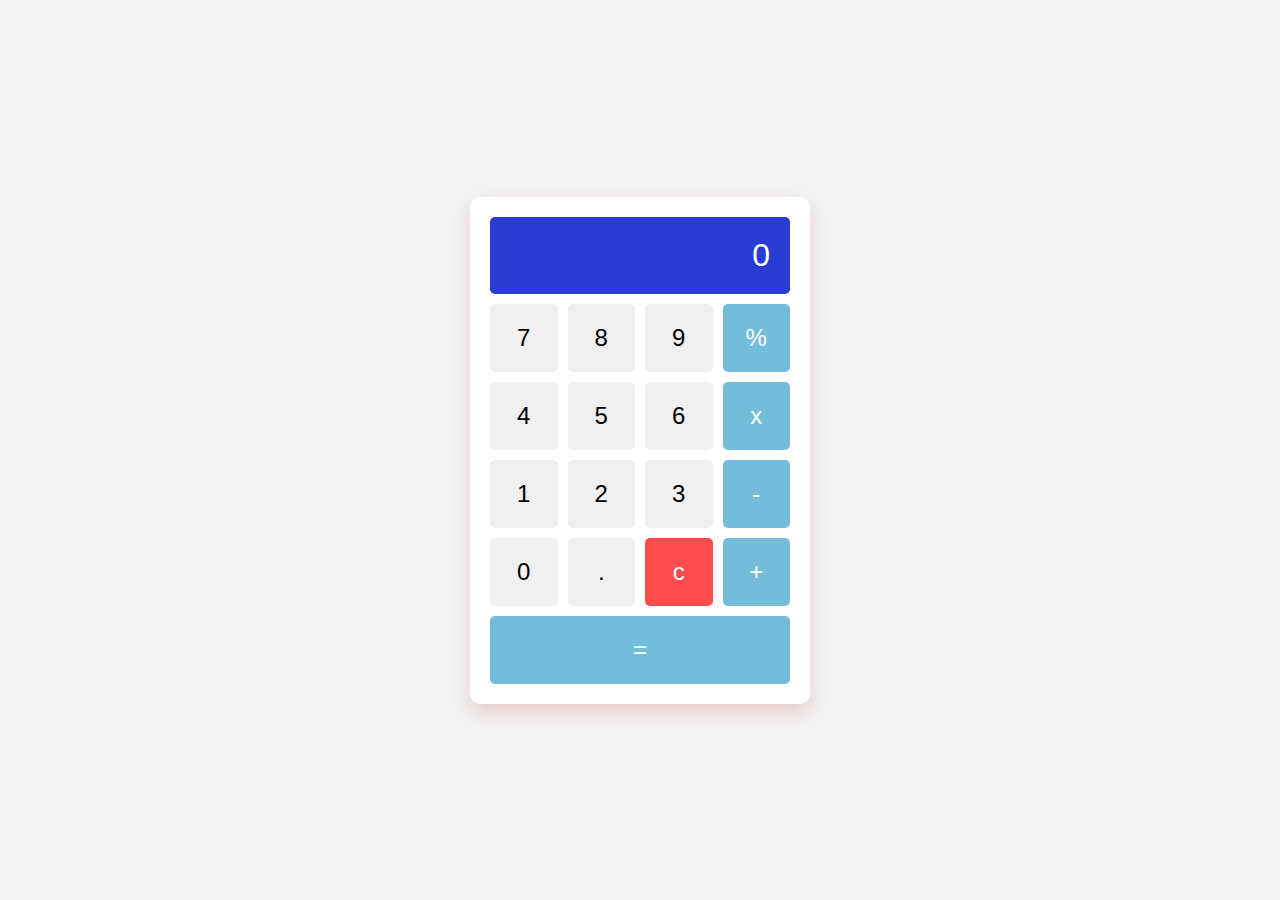
<file: index.html>
<!DOCTYPE html>
<html lang="en">
<head>
    <meta charset="UTF-8">
    <meta name="viewport" content="width=device-width, initial-scale=1.0">
    <title>Calculator</title>
    <link rel="stylesheet" href="styles.css">
</head>
<body>
    <div class="calculator">
        <div id="display" class="display">0</div>
        <div class="buttons">
            <button data-value="7">7</button>
            <button data-value="8">8</button>
            <button data-value="9">9</button>
            <button data-value="/"class="operator">%</button>
            <button data-value="4">4</button>
            <button data-value="5">5</button>
            <button data-value="6">6</button>
            <button data-value="*"class="operator">x</button>
            <button data-value="1">1</button>
            <button data-value="2">2</button>
            <button data-value="3">3</button>
            <button data-value="-"class="operator">-</button>
            <button data-value="0">0</button>
            <button data-value=".">.</button>
            <button id="clear">c</button>
            <button data-value="+"class="operator">+</button>
            <button id="equals">=</button>
        </div>
    </div>
    <script src="script.js"></script>
</body>
</html>
</file>
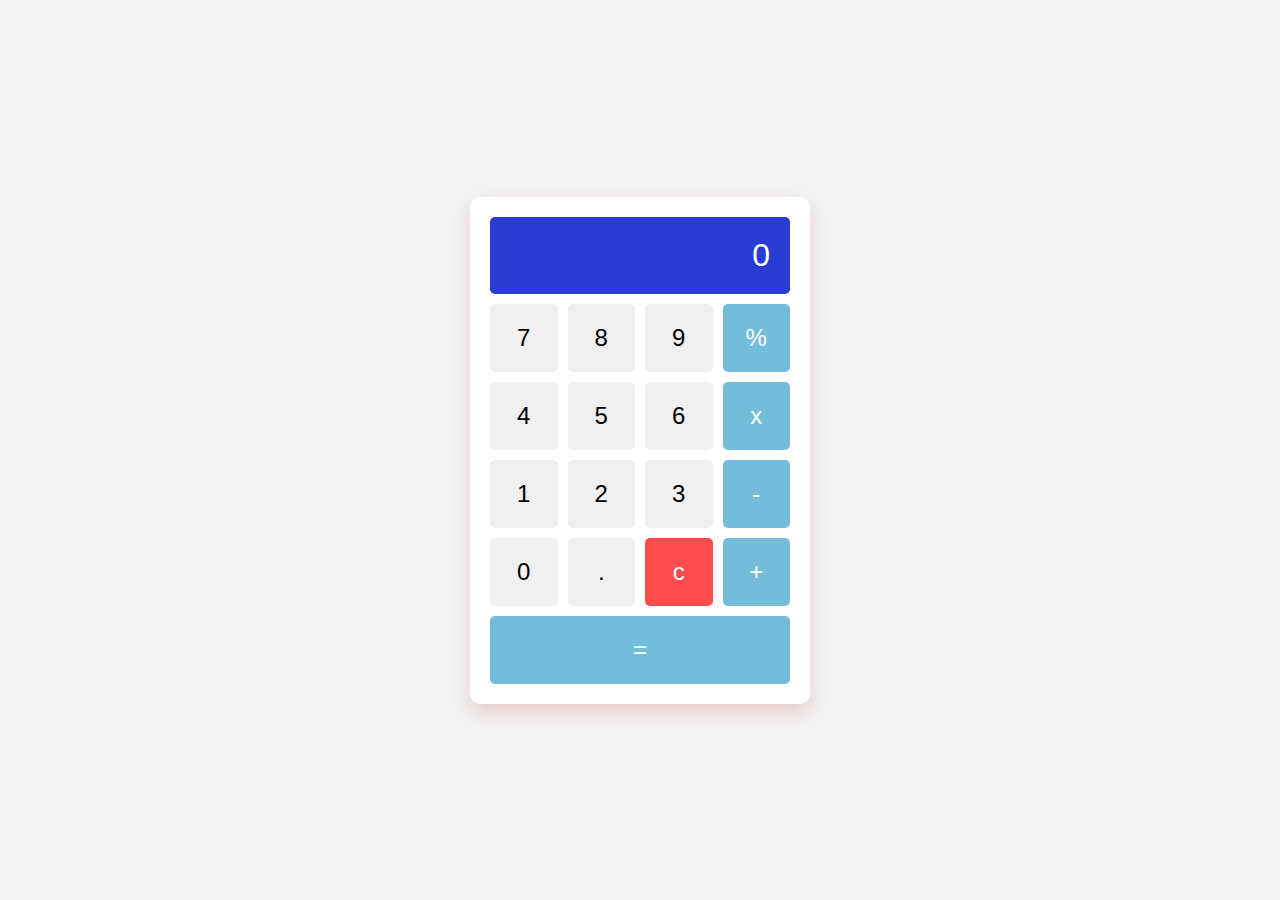
<file: OIBSIP/index.html>
<!DOCTYPE html>
<html lang="en">
<head>
    <meta charset="UTF-8">
    <meta name="viewport" content="width=device-width, initial-scale=1.0">
    <title>Calculator</title>
    <link rel="stylesheet" href="styles.css">
</head>
<body>
    <div class="calculator">
        <div id="display" class="display">0</div>
        <div class="buttons">
            <button data-value="7">7</button>
            <button data-value="8">8</button>
            <button data-value="9">9</button>
            <button data-value="/"class="operator">%</button>
            <button data-value="4">4</button>
            <button data-value="5">5</button>
            <button data-value="6">6</button>
            <button data-value="*"class="operator">x</button>
            <button data-value="1">1</button>
            <button data-value="2">2</button>
            <button data-value="3">3</button>
            <button data-value="-"class="operator">-</button>
            <button data-value="0">0</button>
            <button data-value=".">.</button>
            <button id="clear">c</button>
            <button data-value="+"class="operator">+</button>
            <button id="equals">=</button>
        </div>
    </div>
    <script src="script.js"></script>
</body>
</html>
</file>
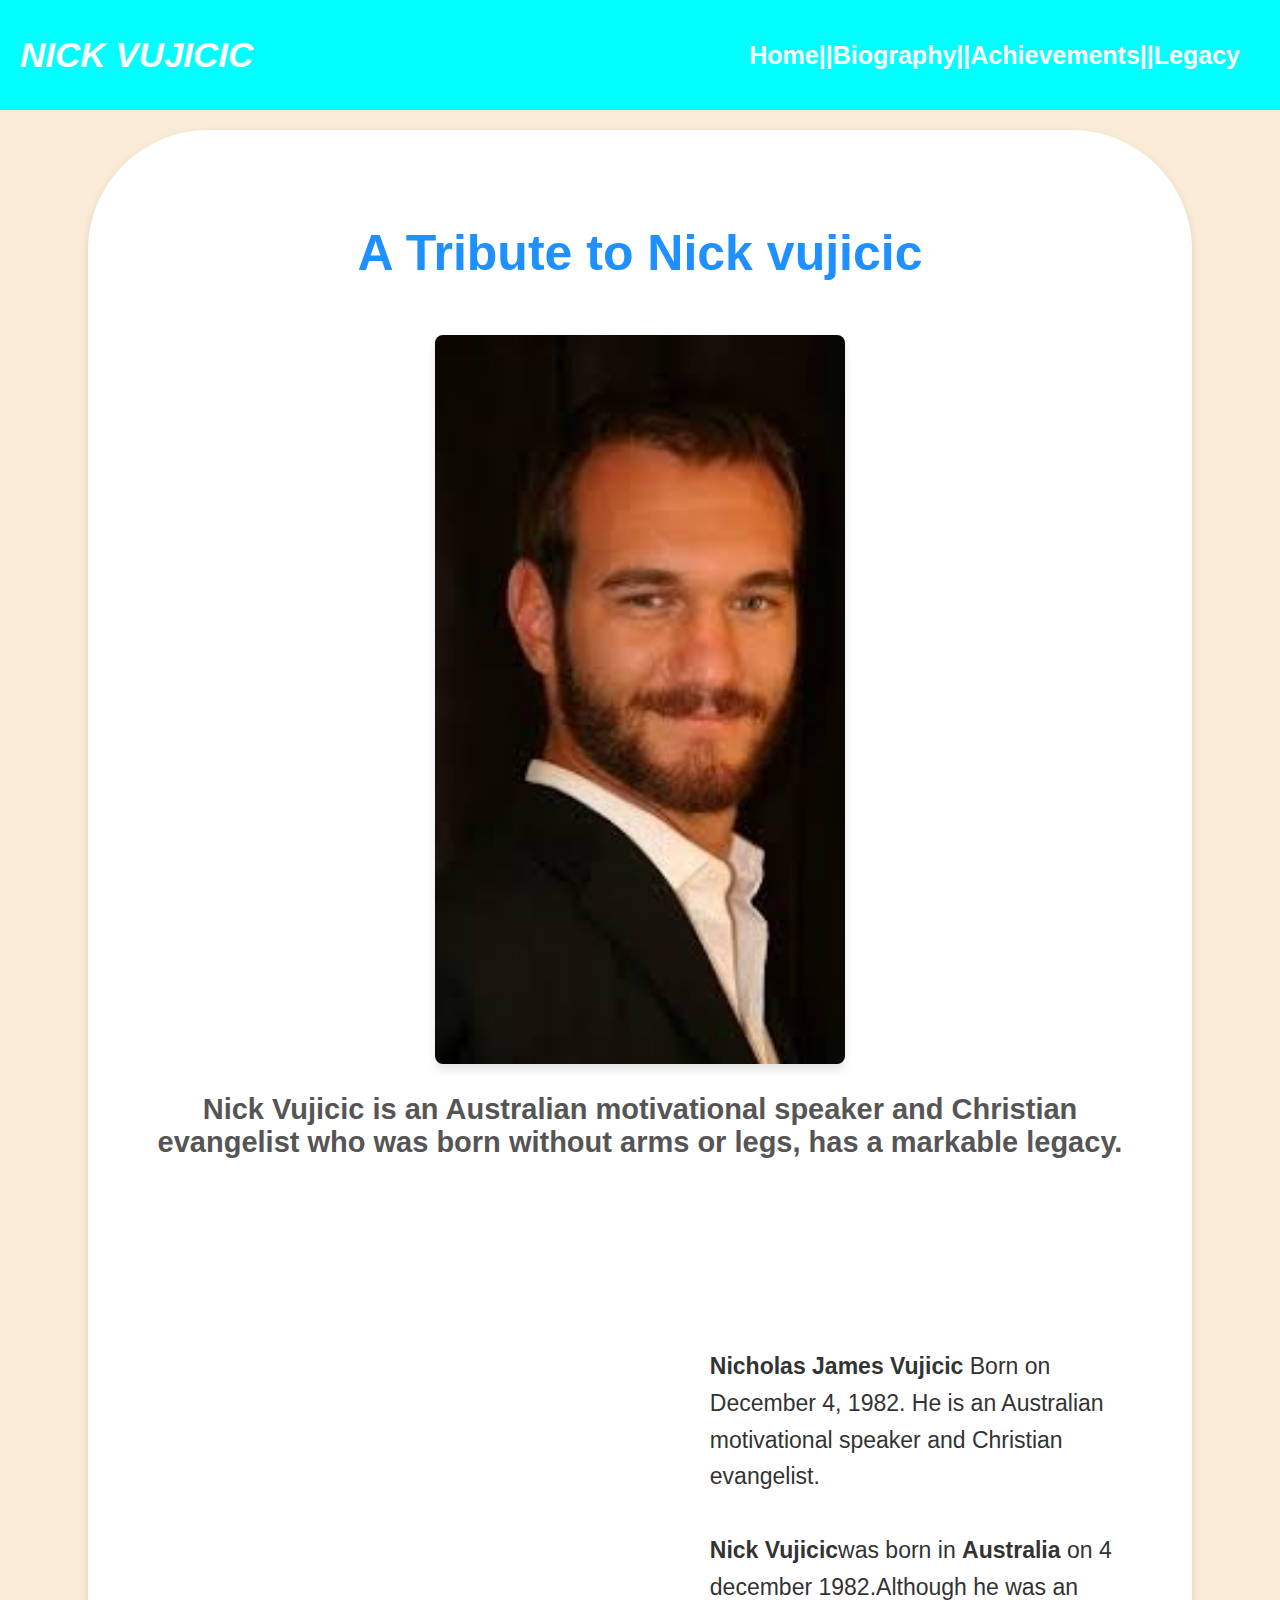
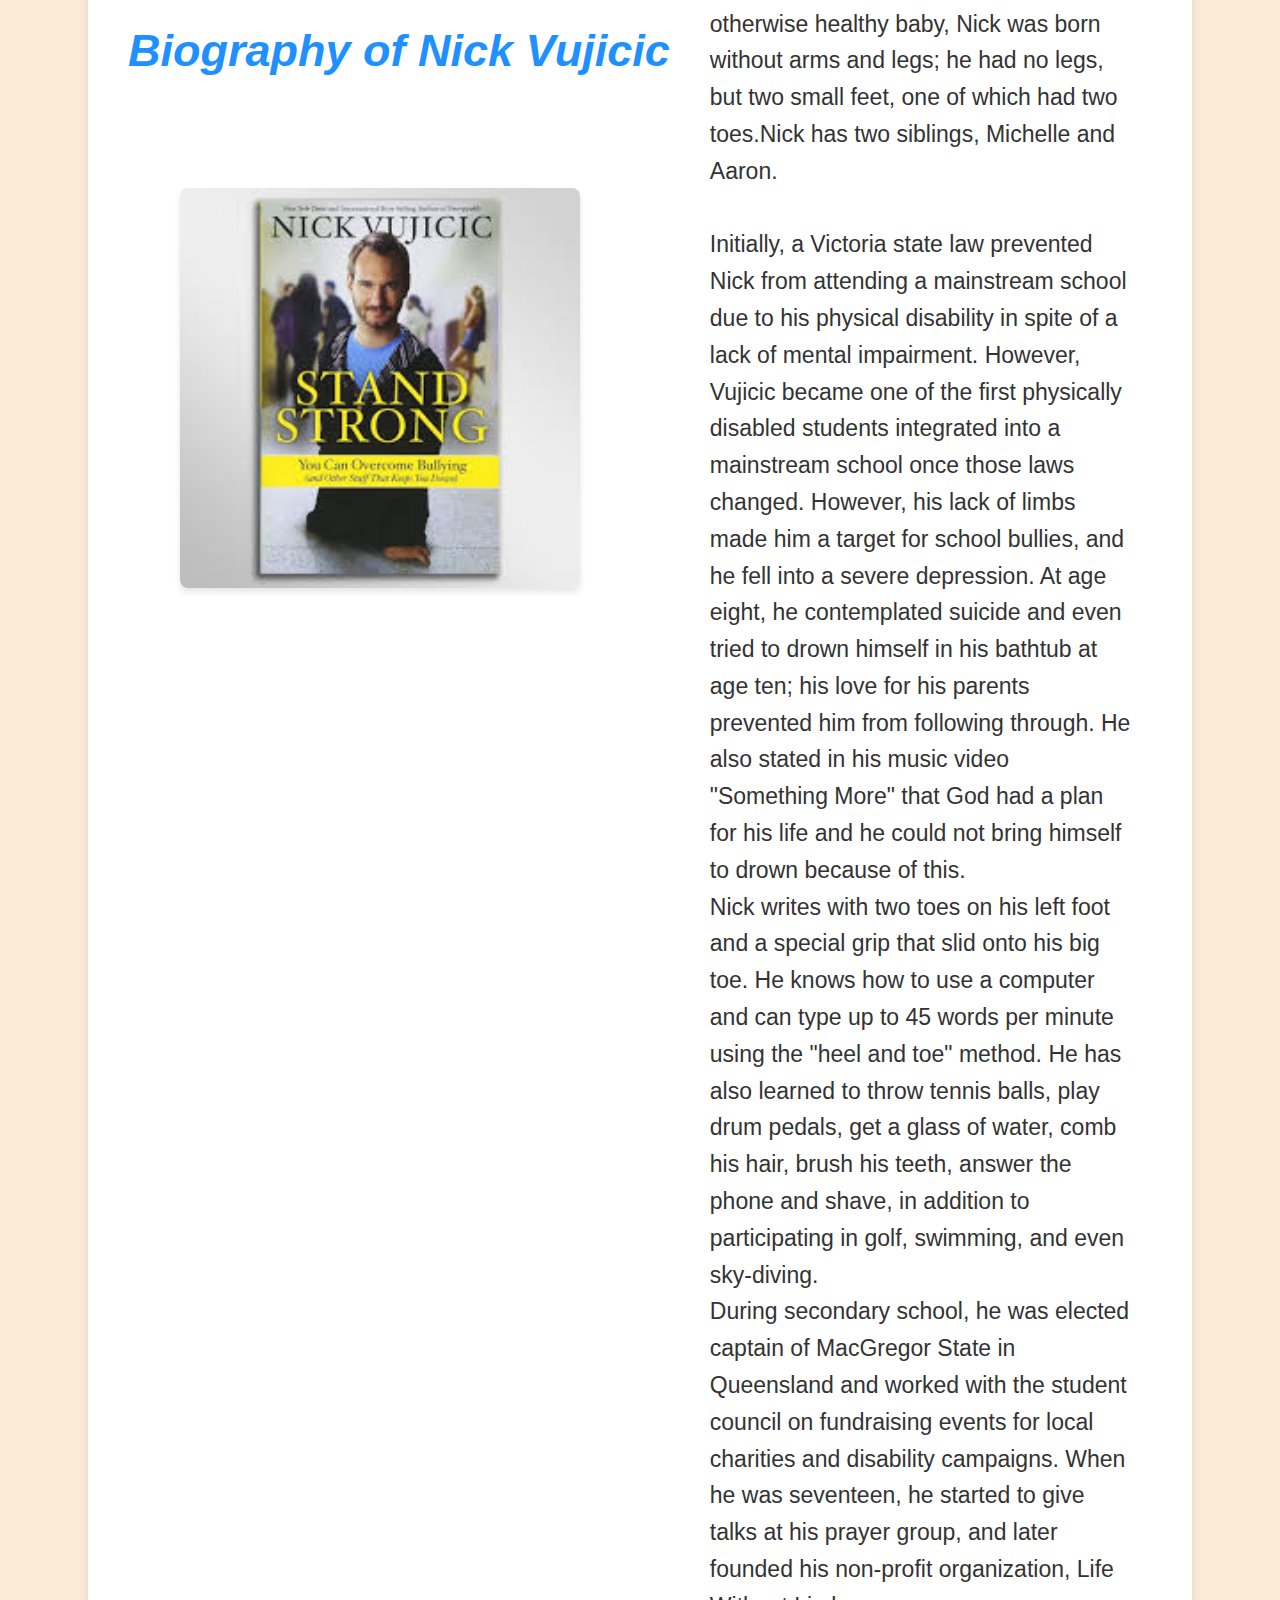
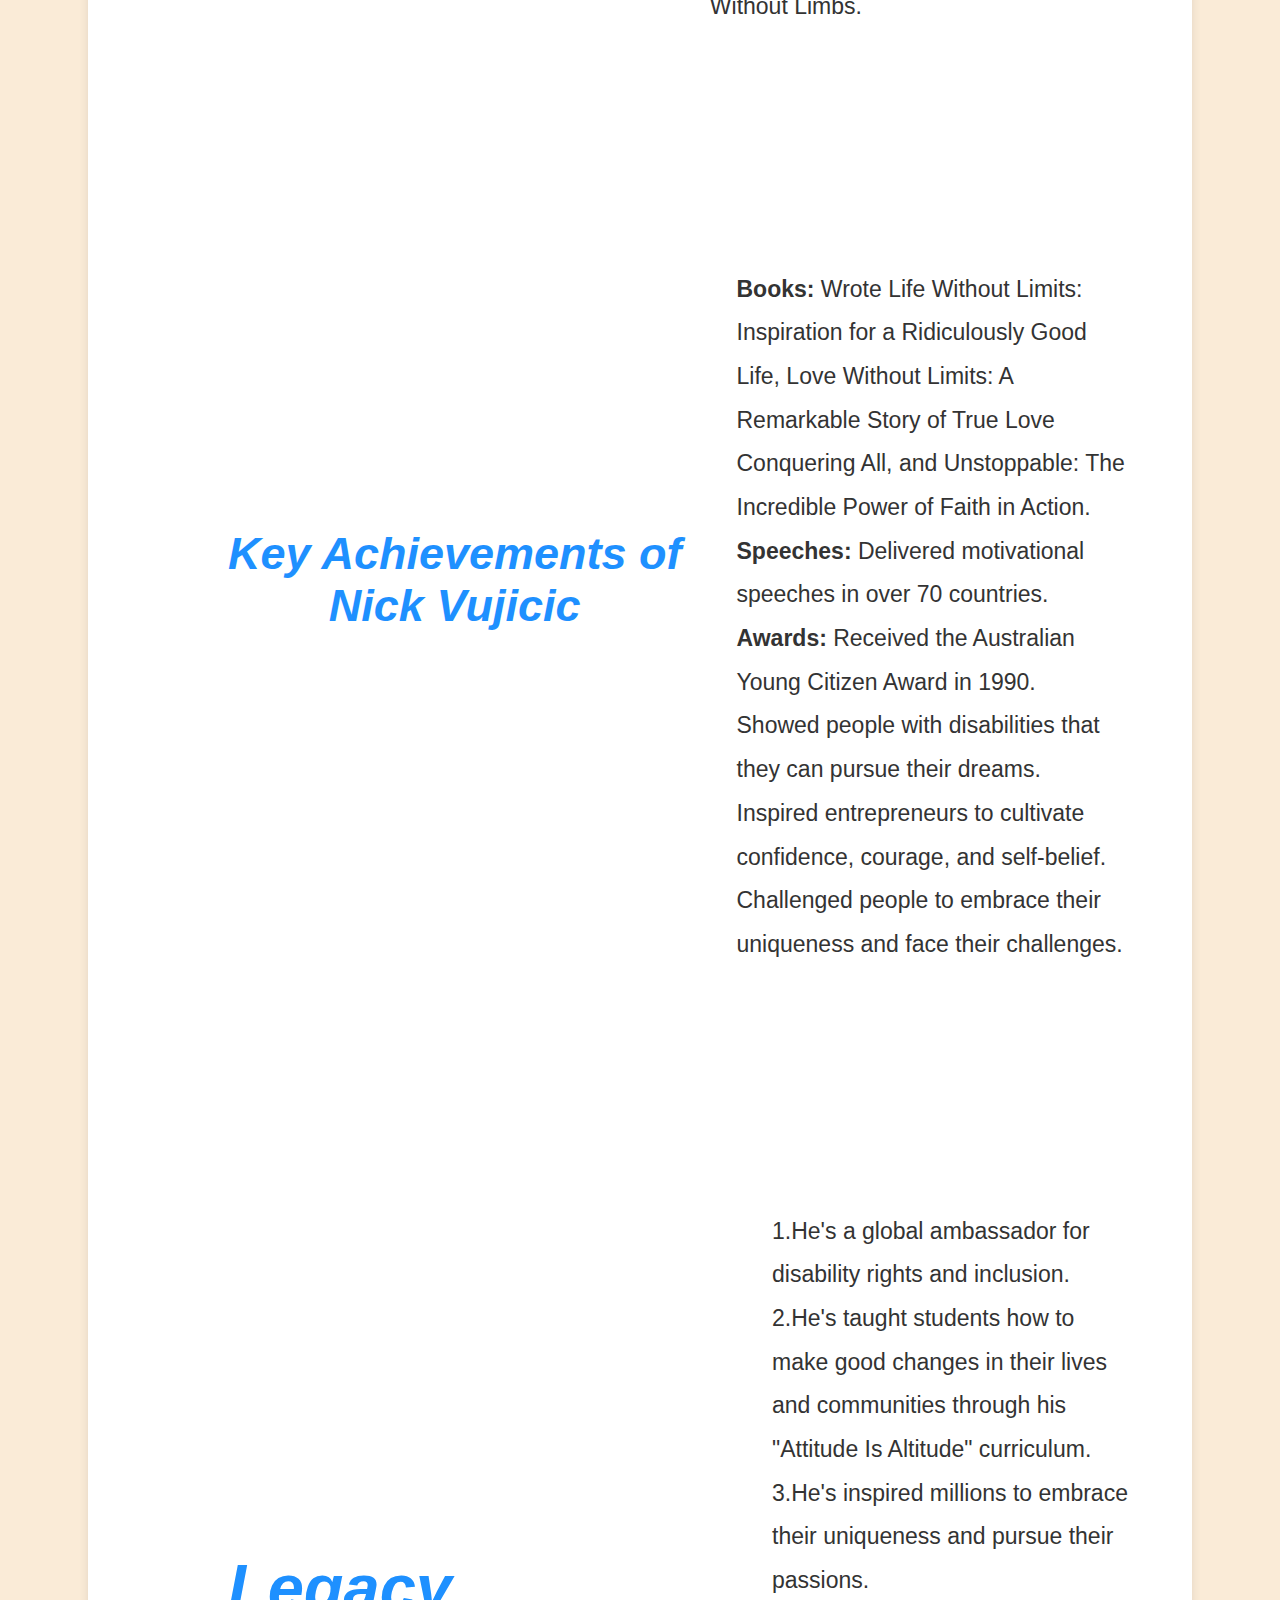
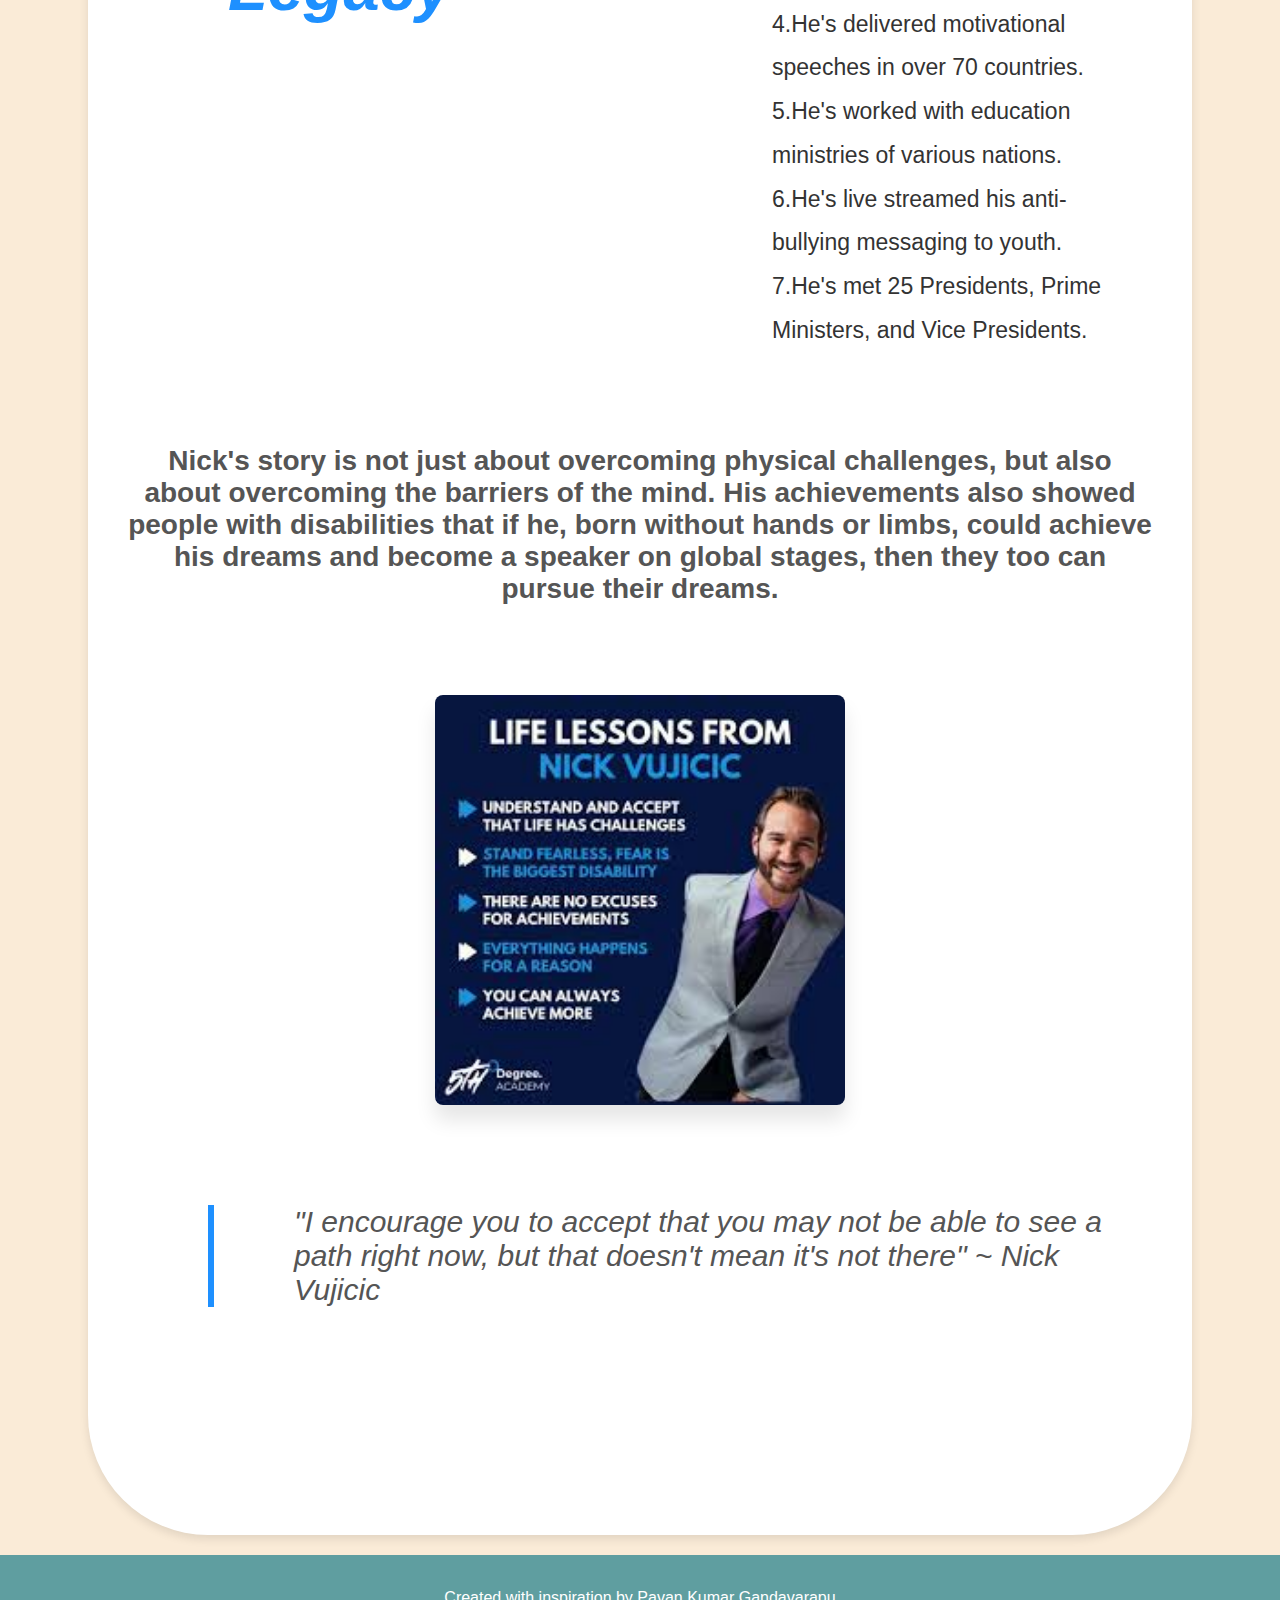
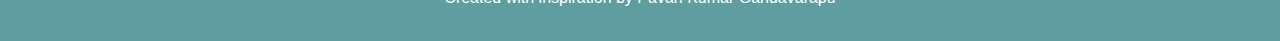
<file: OIBSIP/index1.html>
<!DOCTYPE html>
<html lang="en">
<head>
    <meta charset="UTF-8">
    <meta name="viewport" content="width=device-width, initial-scale=1.0">
    <title>Tribute to Nick vujicic</title>
    <link rel="stylesheet" href="styles1.css">
</head>
<body>
    <nav>
        <div style="font-size: 35px;"><i><strong>NICK VUJICIC</strong></i></div>
        <ul>
            <li><a href="#home">Home||</a></li>
            <li><a href="#about">Biography||</a></li>
            <li><a href="#achievements">Achievements||</a></li>
            <li><a href="#legacy">Legacy</a></li>
        </ul>
    </nav>
    <div class="container" id="home">
        <h1>A Tribute to Nick vujicic</h1>
        <img src="intro.jpg">
        <h3>Nick Vujicic is an Australian motivational speaker and Christian evangelist who was born without arms or legs, has a markable legacy.</h3>
        <section id="about" class="bio">
            <h2><i><b>Biography of Nick Vujicic</b></i></h2>
            <img src="biography.jpg">
            <p><strong>Nicholas James Vujicic </strong>Born on December 4, 1982. He is an Australian motivational speaker and Christian evangelist.
               <br><br>

               <b>Nick Vujicic</b>was born in <b>Australia</b> on 4 december 1982.Although he was an otherwise healthy baby, Nick was born without arms and legs; he had no legs, but two small feet, one of which had two toes.Nick has two siblings, Michelle and Aaron.
               <br><br>
               Initially, a Victoria state law prevented Nick from attending a mainstream school due to his physical disability in spite of a lack of mental impairment. However, Vujicic became one of the first physically disabled students integrated into a mainstream school once those laws changed. However, his lack of limbs made him a target for school bullies, and he fell into a severe depression. At age eight, he contemplated suicide and even tried to drown himself in his bathtub at age ten; his love for his parents prevented him from following through. He also stated in his music video "Something More" that God had a plan for his life and he could not bring himself to drown because of this.
               <br>
               Nick writes with two toes on his left foot and a special grip that slid onto his big toe. He knows how to use a computer and can type up to 45 words per minute using the "heel and toe" method. He has also learned to throw tennis balls, play drum pedals, get a glass of water, comb his hair, brush his teeth, answer the phone and shave, in addition to participating in golf, swimming, and even sky-diving.
               <br>
               During secondary school, he was elected captain of MacGregor State in Queensland and worked with the student council on fundraising events for local charities and disability campaigns. When he was seventeen, he started to give talks at his prayer group, and later founded his non-profit organization, Life Without Limbs.
            </p> 
        </section>

        <section id="achievements" class="achieve">
            <h2><i><b>Key Achievements of<br>Nick Vujicic</b></i></h2>
            <p>
                <b>Books:</b> Wrote Life Without Limits: Inspiration for a Ridiculously Good Life, Love Without Limits: A Remarkable Story of True Love Conquering All, and Unstoppable: The Incredible Power of Faith in Action.
                <br>
                <b>Speeches:</b> Delivered motivational speeches in over 70 countries.
                <br>
                <b>Awards:</b> Received the Australian Young Citizen Award in 1990.
                <br>Showed people with disabilities that they can pursue their dreams.
                <br>Inspired entrepreneurs to cultivate confidence, courage, and self-belief.
                <br>Challenged people to embrace their uniqueness and face their challenges.
            </p>
        </section>

        <section id="legacy" class="legacy">
            <h2><i><b>Legacy</b></i></h2>
            <p>
             1.He's a global ambassador for disability rights and inclusion.<br>   
             2.He's taught students how to make good changes in their lives and communities through his "Attitude Is Altitude" curriculum. <br>
             3.He's inspired millions to embrace their uniqueness and pursue their passions. <br>
             4.He's delivered motivational speeches in over 70 countries.<br>
             5.He's worked with education ministries of various nations.<br>
             6.He's live streamed his anti-bullying messaging to youth.<br>
             7.He's met 25 Presidents, Prime Ministers, and Vice Presidents.<br>

            </p>
            <H6>Nick's story is not just about overcoming physical challenges, but also about overcoming the barriers of the mind. His achievements also showed people with disabilities that if he, born without hands or limbs, could achieve his dreams and become a speaker on global stages, then they too can pursue their dreams.</H6>
            <img src="ending.jpg">
            <div class="quote">
                "I encourage you to accept that you may not be able to see a path right now, but that doesn't mean it's not there" ~ Nick Vujicic
            </div>
        </section>


    </div>

    <footer>
        <p>Created with inspiration by Pavan Kumar Gandavarapu</p>
    </footer>
</div>
 </body>
</html>
</file>
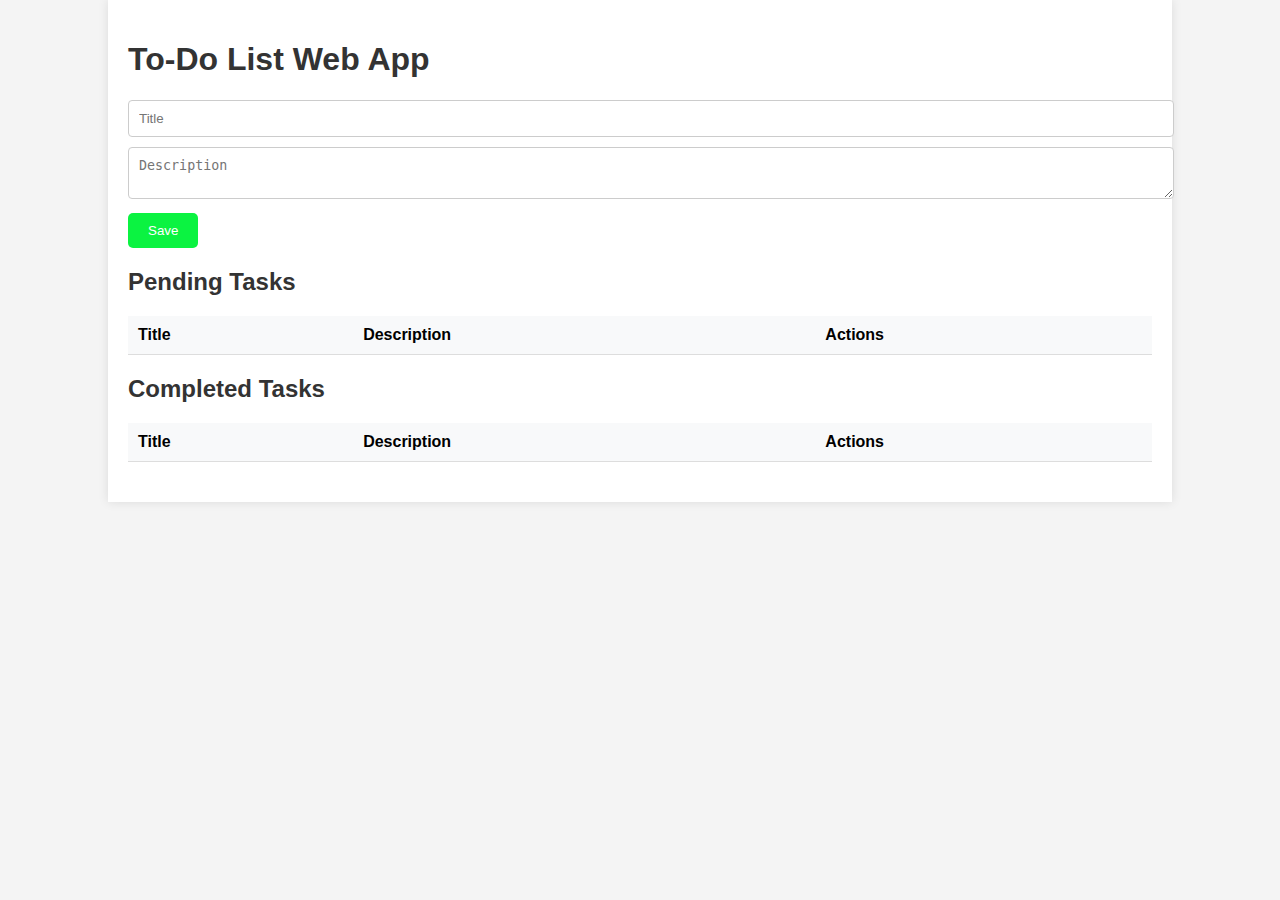
<file: OIBSIP/index2.html>
<!DOCTYPE html>
<html lang="en">
<head>
    <meta charset="UTF-8">
    <meta name="viewport" content="width=device-width, initial-scale=1.0">
    <title>To-Do List Web App</title>
    <link rel="stylesheet" href="styles2.css">
</head>
<body>
    <div class="container">
        <h1>To-Do List Web App</h1>
        <form id="taskForm">
            <input type="text" id="title" placeholder="Title" required>
            <textarea id="description" placeholder="Description" required></textarea>
            <button type="submit">Save</button>
        </form>

        <h2>Pending Tasks</h2>
        <table id="pendingTasks">
            <thead>
                <tr>
                    <th>Title</th>
                    <th>Description</th>
                    <th>Actions</th>
                </tr>
            </thead>
            <tbody>
                <!-- Pending tasks will be added here dynamically -->
            </tbody>
        </table>

        <h2>Completed Tasks</h2>
        <table id="completedTasks">
            <thead>
                <tr>
                    <th>Title</th>
                    <th>Description</th>
                    <th>Actions</th>
                </tr>
            </thead>
            <tbody>
                <!-- Completed tasks will be added here dynamically -->
            </tbody>
        </table>
    </div>

    <script src="script2.js"></script>
</body>
</html>
</file>
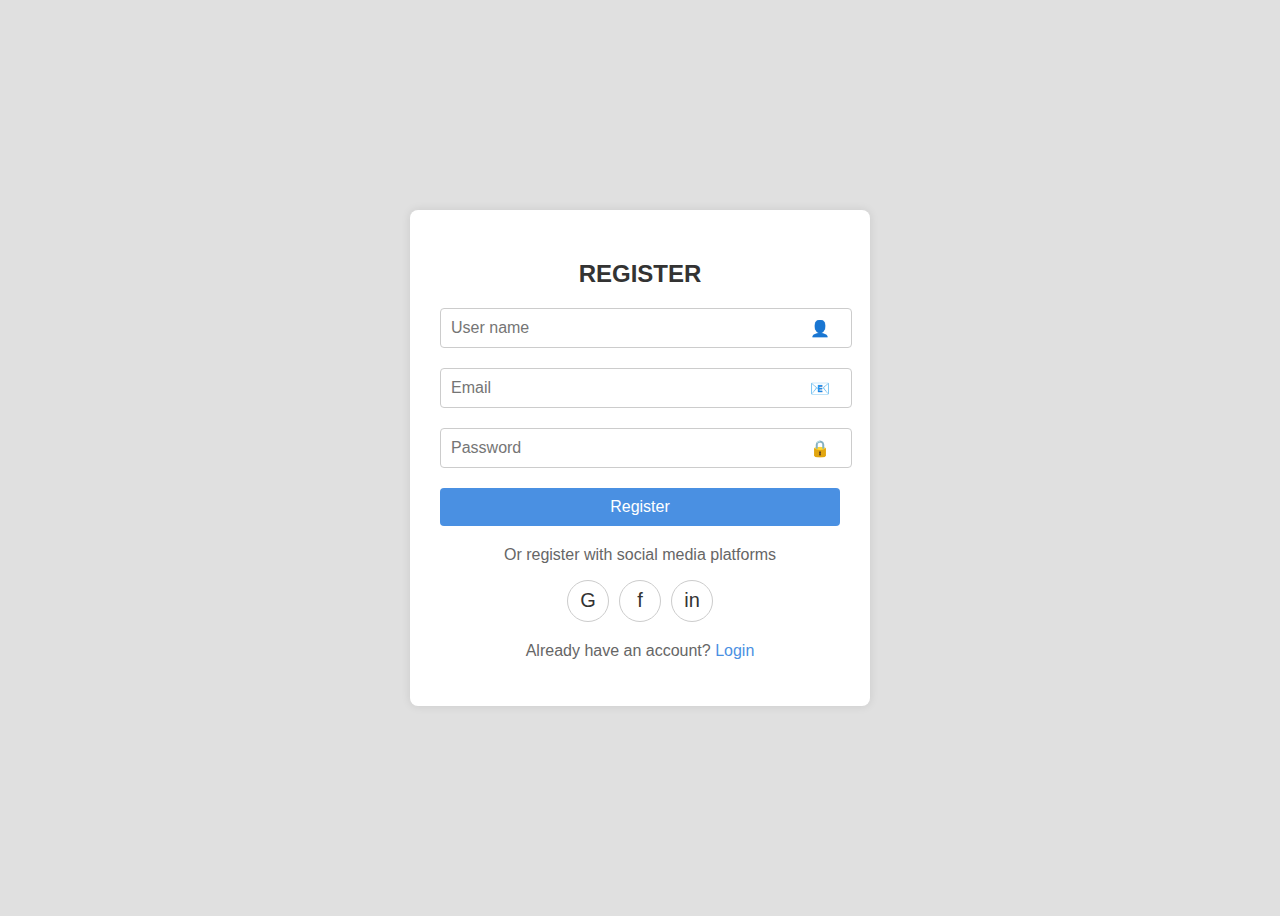
<file: OIBSIP/index3.html>
<!DOCTYPE html>
<html lang="en">
<head>
    <meta charset="UTF-8">
    <meta name="viewport" content="width=device-width, initial-scale=1.0">
    <title>Register</title>
    <link rel="stylesheet" href="styles3.css">
</head>
<body>
    <div class="container">
        <div class="form-container">
            <h2>REGISTER</h2>
            <form id="registerForm">
                <div class="input-group">
                    <input type="text" id="username" placeholder="User name" required>
                    <span class="icon">&#128100;</span>
                </div>
                <div class="input-group">
                    <input type="email" id="email" placeholder="Email" required>
                    <span class="icon">&#128231;</span>
                </div>
                <div class="input-group">
                    <input type="password" id="password" placeholder="Password" required>
                    <span class="icon">&#128274;</span>
                </div>
                <button type="submit">Register</button>
            </form>
            <p class="social-text">Or register with social media platforms</p>
            <div class="social-media">
                <a href="#" class="social-icon">G</a>
                <a href="#" class="social-icon">f</a>
                <a href="#" class="social-icon">in</a>
             </div>
            <p class="login-link">Already have an account? <a href="#">Login</a></p>
        </div>
    </div>
    <script src="script3.js"></script>
</body>
</html>
</file>
<file: styles.css>
body {
    display: flex;
    justify-content: center;
    align-items: center;
    height: 100vh;
    margin:0;
    background-color: #f4f4f4;
    font-family: Arial, sans-serif;
}

.calculator {
    background: #fff;
    padding: 20px;
    border-radius: 10px;
    width:300px;
    box-shadow: 0px 8px 20px rgba(174,30,30,0.2);
}

.display {
    text-align: right;
    padding: 20px;
    background-color: #2b3cd2;
    font-size: 2rem;
    color: #fff;
    border-radius: 5px;
    margin-bottom: 10px;
}

.buttons {
    display: grid;
    grid-template-columns: repeat(4, 1fr);
    gap: 10px;
}

button {
    padding: 20px;
    font-size: 1.5rem;
    border: none;
    border-radius: 5px;
    background: #f0f0f0;
    transition: background-color 0.3s ease;
    cursor: pointer;
}

button:hover{
    background-color: #ddd;
}
button.operator{
    background-color: #74bdda;
    color: white;
}
button.operator:hover{
    background-color: #1f10c4;
}
button#equals{
    grid-column: span 4;
    background-color: #74bdda;
    color: white;
}
button#equals:hover{
    background-color: #1f10c4;
}
button#clear{
    background-color: #ff4d4d;
    color: white;
}
button#clear:hover{
    background-color: rgb(210, 158, 62);
}
</file>
<file: OIBSIP/styles.css>
body {
    display: flex;
    justify-content: center;
    align-items: center;
    height: 100vh;
    margin:0;
    background-color: #f4f4f4;
    font-family: Arial, sans-serif;
}

.calculator {
    background: #fff;
    padding: 20px;
    border-radius: 10px;
    width:300px;
    box-shadow: 0px 8px 20px rgba(174,30,30,0.2);
}

.display {
    text-align: right;
    padding: 20px;
    background-color: #2b3cd2;
    font-size: 2rem;
    color: #fff;
    border-radius: 5px;
    margin-bottom: 10px;
}

.buttons {
    display: grid;
    grid-template-columns: repeat(4, 1fr);
    gap: 10px;
}

button {
    padding: 20px;
    font-size: 1.5rem;
    border: none;
    border-radius: 5px;
    background: #f0f0f0;
    transition: background-color 0.3s ease;
    cursor: pointer;
}

button:hover{
    background-color: #ddd;
}
button.operator{
    background-color: #74bdda;
    color: white;
}
button.operator:hover{
    background-color: #1f10c4;
}
button#equals{
    grid-column: span 4;
    background-color: #74bdda;
    color: white;
}
button#equals:hover{
    background-color: #1f10c4;
}
button#clear{
    background-color: #ff4d4d;
    color: white;
}
button#clear:hover{
    background-color: rgb(210, 158, 62);
}
</file>
<file: OIBSIP/styles1.css>
body{
    font-family: arial, sans-serif;
    margin: 0;
    padding: 0;
    background-color: antiquewhite;
    color: #333;
}
.container{
    background-color: #fff;
    border-radius: 120px;
    width: 80%;
    height: 90%;
    margin: 20px auto;
    padding: 40px;
    box-shadow: 0 4px 10px rgba(0,0,0,0.1);
}
nav{
    background: aqua;
    color: white;
    padding: 10px 20px;
    position: sticky;
    top: 0;
    z-index: 1000;
    display: flex;
    justify-content: space-between;
    align-items: center;
    height: 90px;
}
nav ul{
    list-style: none;
    margin: 0;
    padding: 0;
    display: flex;
}
nav ul li{
    margin: 0;
}
nav ul li a{
    color: white;
    text-decoration: none;
    font-weight: bold;
    font-size: 25px;
    position: relative;
    right: 20px;
}
nav ul li a::before{
    content: "";
    position: absolute;
    left: 0;
    bottom: -7px;
    width: 0;
    height: 3px;
    background-color: aliceblue;
    transition: width 0.4s ease-in-out;
}
nav ul.li a:hover::before{
    width:100%;
}
.container h1{
    text-align: center;
    color: dodgerblue;
    padding: 20px;
    font-size: 50px;
}
@keyframes typing{
    from {
        width: 0;
    }
    to{
        width: 100;
    }
}
@keyframes blink-caret{
    from,to{
        border-color: transparent;
    }
    50%{
        border-color: black;
    }
}
img{
    width: 40%;
    border-radius: 8px;
    display: block;
    margin-left: auto;
    margin-right: auto;
    box-shadow: 0 6px 9px rgba(0,0,0,0.1);
}
.container h2{
    color: dodgerblue;
    text-align: center;
    font-size: 45px;
    padding-top: 400px;
}
.container h3{
    font-size: 29px;
    text-align: center;
    cursor: pointer;
    color: #555;
}
.container h3:hover{
    color: dodgerblue;
}
.container p{
    padding: 50px;
    font-size: 21px;
}
.bio{
    display: flex;
    flex-wrap: wrap;
    gap: 20px;
    align-items: flex-start;
}
.bio img{
    max-width: 400px;
    height: auto;
    border-radius: 8px;
    box-shadow: 0 4px 6px rgba(0,0,0,0.1);
    position: absolute;
    left: 180px;
    margin-top: 600px;
}
.bio p{
    flex: 1;
    font-size: 23px;
    line-height: 1.6;
    padding: 20px;
    margin-top: 140px;
}
.achieve{
    display: flex;
    flex-wrap: wrap;
    gap: 35px;
    align-items: flex-start;
}
.achieve p{
    font-size: 23px;
    flex:1;
    line-height: 1.9;
    padding: 20px;
    margin-top: 90px;
    margin-left: auto;
    margin-right: auto;
}
.achieve h2{
    color: dodgerblue;
    text-align: center;
    font-size: 45px;
    margin-left: 100px;
    margin-top: -30px;
}
.legacy{
    display: flex;
    flex-wrap: wrap;
    gap: 300px;
    align-items: flex-start;
}
.legacy p{
    font-size: 23px;
    flex:1;
    line-height: 1.9;
    padding: 20px;
    margin-top: 90px;
    margin-left: auto;
    margin-right: auto;
}
.legacy h2{
    color: dodgerblue;
    text-align: center;
    font-size: 65px;
    margin-left: 100px;
    margin-top: 50px;
}
.quote{
    font-style: italic;
    color: #555;
    border-left: 6px solid dodgerblue;
    margin-left: 80px;
    font-size: 30px;
    padding-left: 80px;
}
.quote{
    margin-top: -200px;
    cursor: pointer;
}
.quote:hover{
    color: blue;
    border-left-color: black;
}
.legacy h6{
    text-align: center;
    color: #555;
    font-size: 28px;
    margin-top: -250px;
}
.legacy img{
    box-shadow: 0 15px 20px rgba(0,0,0,0.1);
    margin-top: -300px;
    width: 40%;
}
footer{
    text-align: center;
    padding: 18px;
    margin-top: 20px;
    background: cadetblue;
    color: #fff;
}
section{
    margin-bottom: 90px;
}
</file>
<file: OIBSIP/styles2.css>
body {
    font-family: Arial, sans-serif;
    background-color: #f4f4f4;
    margin: 0;
    padding: 10;
}

.container {
    width: 80%;
    margin: 0 auto;
    padding: 20px;
    background-color: #fff;
    box-shadow: 0 0 10px rgba(0, 0, 0, 0.1);
}

h1, h2 {
    color: #333;
}

form {
    margin-bottom: 20px;
}

input, textarea {
    width: 100%;
    padding: 10px;
    margin-bottom: 10px;
    border: 1px solid #ccc;
    border-radius: 4px;
}

button {
    padding: 10px 20px;
    background-color: #0bf341;
    color: #fff;
    border: 1px;
    border-radius: 5px;
    cursor: pointer;
    text-align: center;

}

button:hover {
    background-color: #6de888;
}


table {
    width: 100%;
    border-collapse: collapse;
    margin-bottom: 20px;
}

th, td {
    padding: 10px;
    text-align: left;
    border-bottom: 1px solid #ddd;
}

th {
    background-color: #f8f9fa;
}

.actions button {
    margin-right: 5px;
}

.actions button.delete {
    background-color: #dc3545;
}

.actions button.delete:hover {
    background-color: #c82333;
}
</file>
<file: OIBSIP/styles3.css>
body {
    font-family: sans-serif;
    display: flex;
    justify-content: center;
    align-items: center;
    min-height: 100vh;
    background-color: #e0e0e0;
}

.container {
    background-color: #fff;
    border-radius: 8px;
    box-shadow: 0 0 10px rgba(0, 0, 0, 0.1);
    padding: 30px;
    width: 400px;
}

.form-container {
    text-align: center;
}

h2 {
    margin-bottom: 20px;
    color: #333;
}

.input-group {
    position: relative;
    margin-bottom: 20px;
}

input {
    width: calc(100% - 40px);
    padding: 10px 40px 10px 10px;
    border: 1px solid #ccc;
    border-radius: 4px;
    font-size: 16px;
}

.icon {
    position: absolute;
    right: 10px;
    top: 50%;
    transform: translateY(-50%);
    color: #999;
}

button {
    background-color: #4a90e2;
    color: white;
    padding: 10px 20px;
    border: none;
    border-radius: 4px;
    font-size: 16px;
    cursor: pointer;
    width: 100%;
}

button:hover {
    background-color: #357abd;
}

.social-text {
    margin-top: 20px;
    color: #666;
}

.social-media {
    display: flex;
    justify-content: center;
    margin-top: 10px;
}

.social-icon {
    display: inline-flex;
    justify-content: center;
    align-items: center;
    width: 40px;
    height: 40px;
    margin: 0 5px;
    border: 1px solid #ccc;
    border-radius: 50%;
    text-decoration: none;
    color: #333;
    font-size: 20px;
}

.social-icon:hover {
    background-color: #357abd;
}

.login-link {
    margin-top: 20px;
    color: #666;
}

.login-link a {
    color: #4a90e2;
    text-decoration: none;
}

.login-link a:hover {
    text-decoration: underline;
}
</file>
